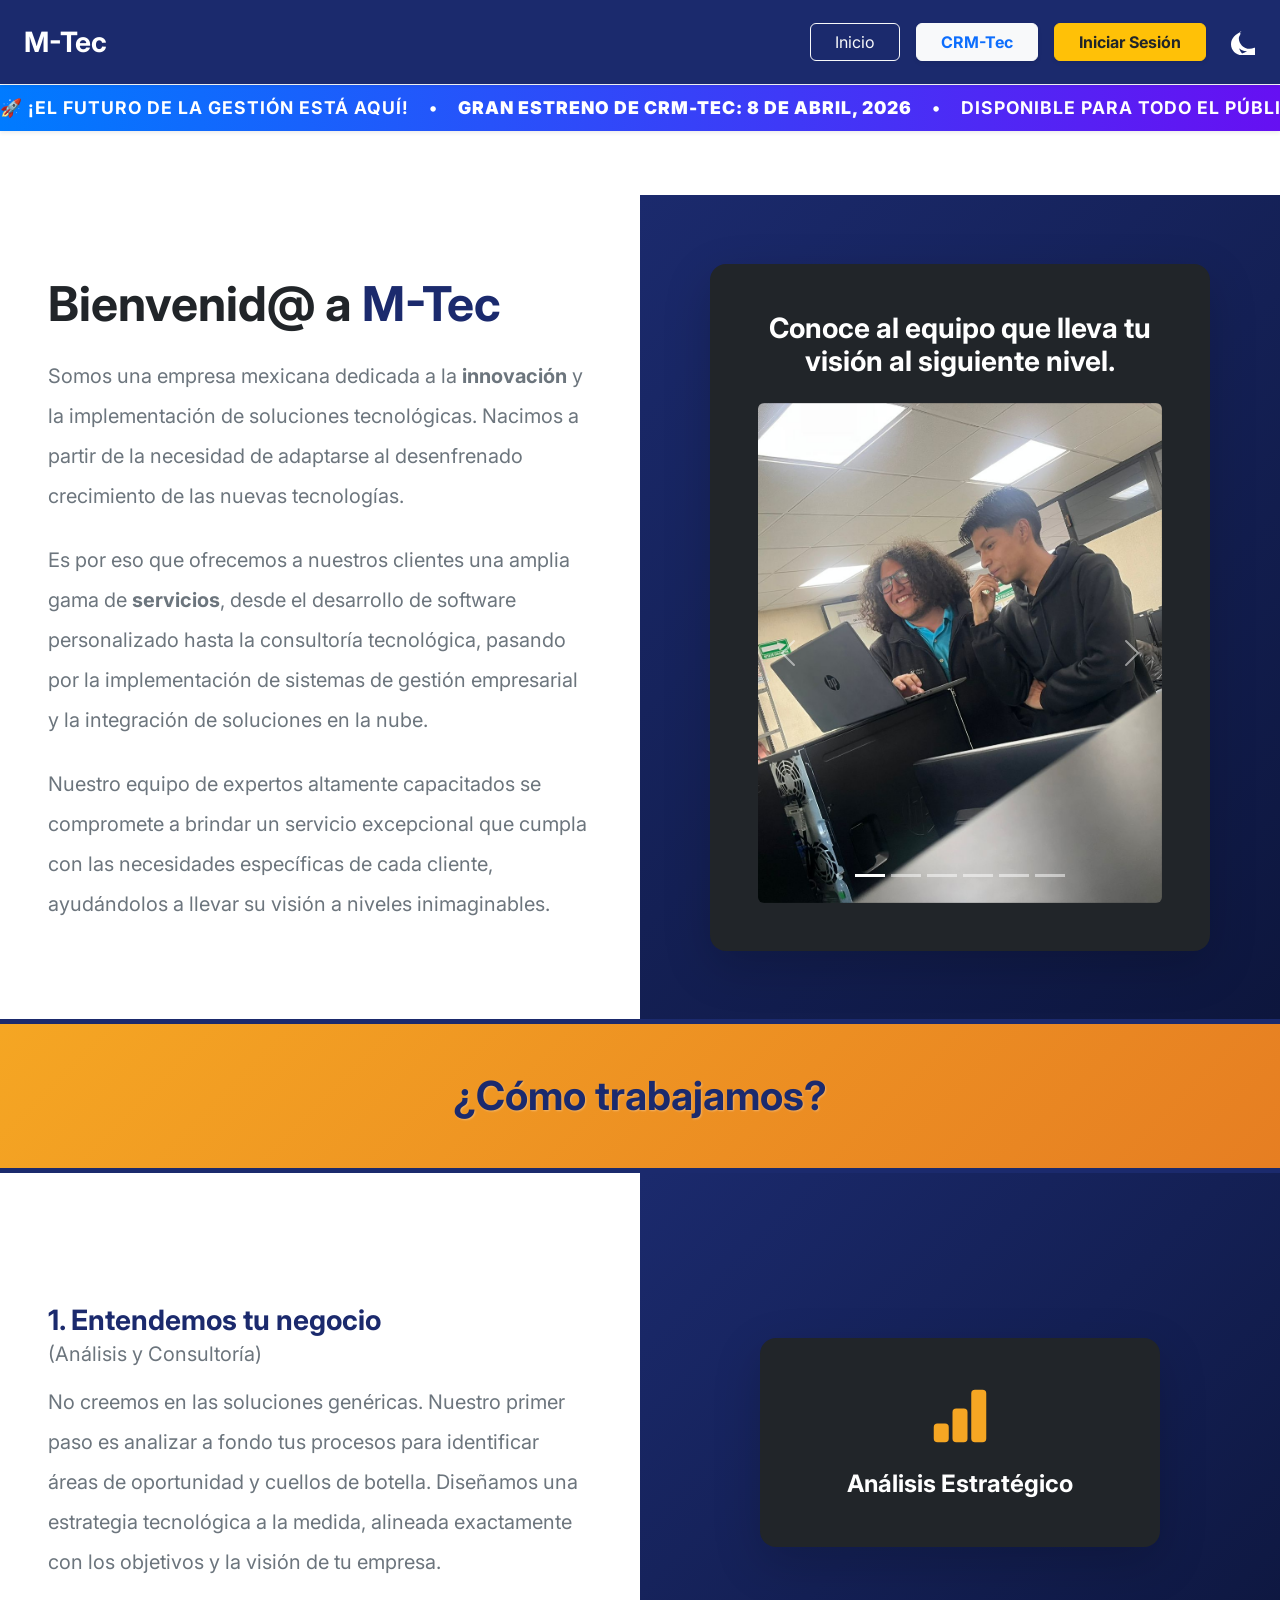
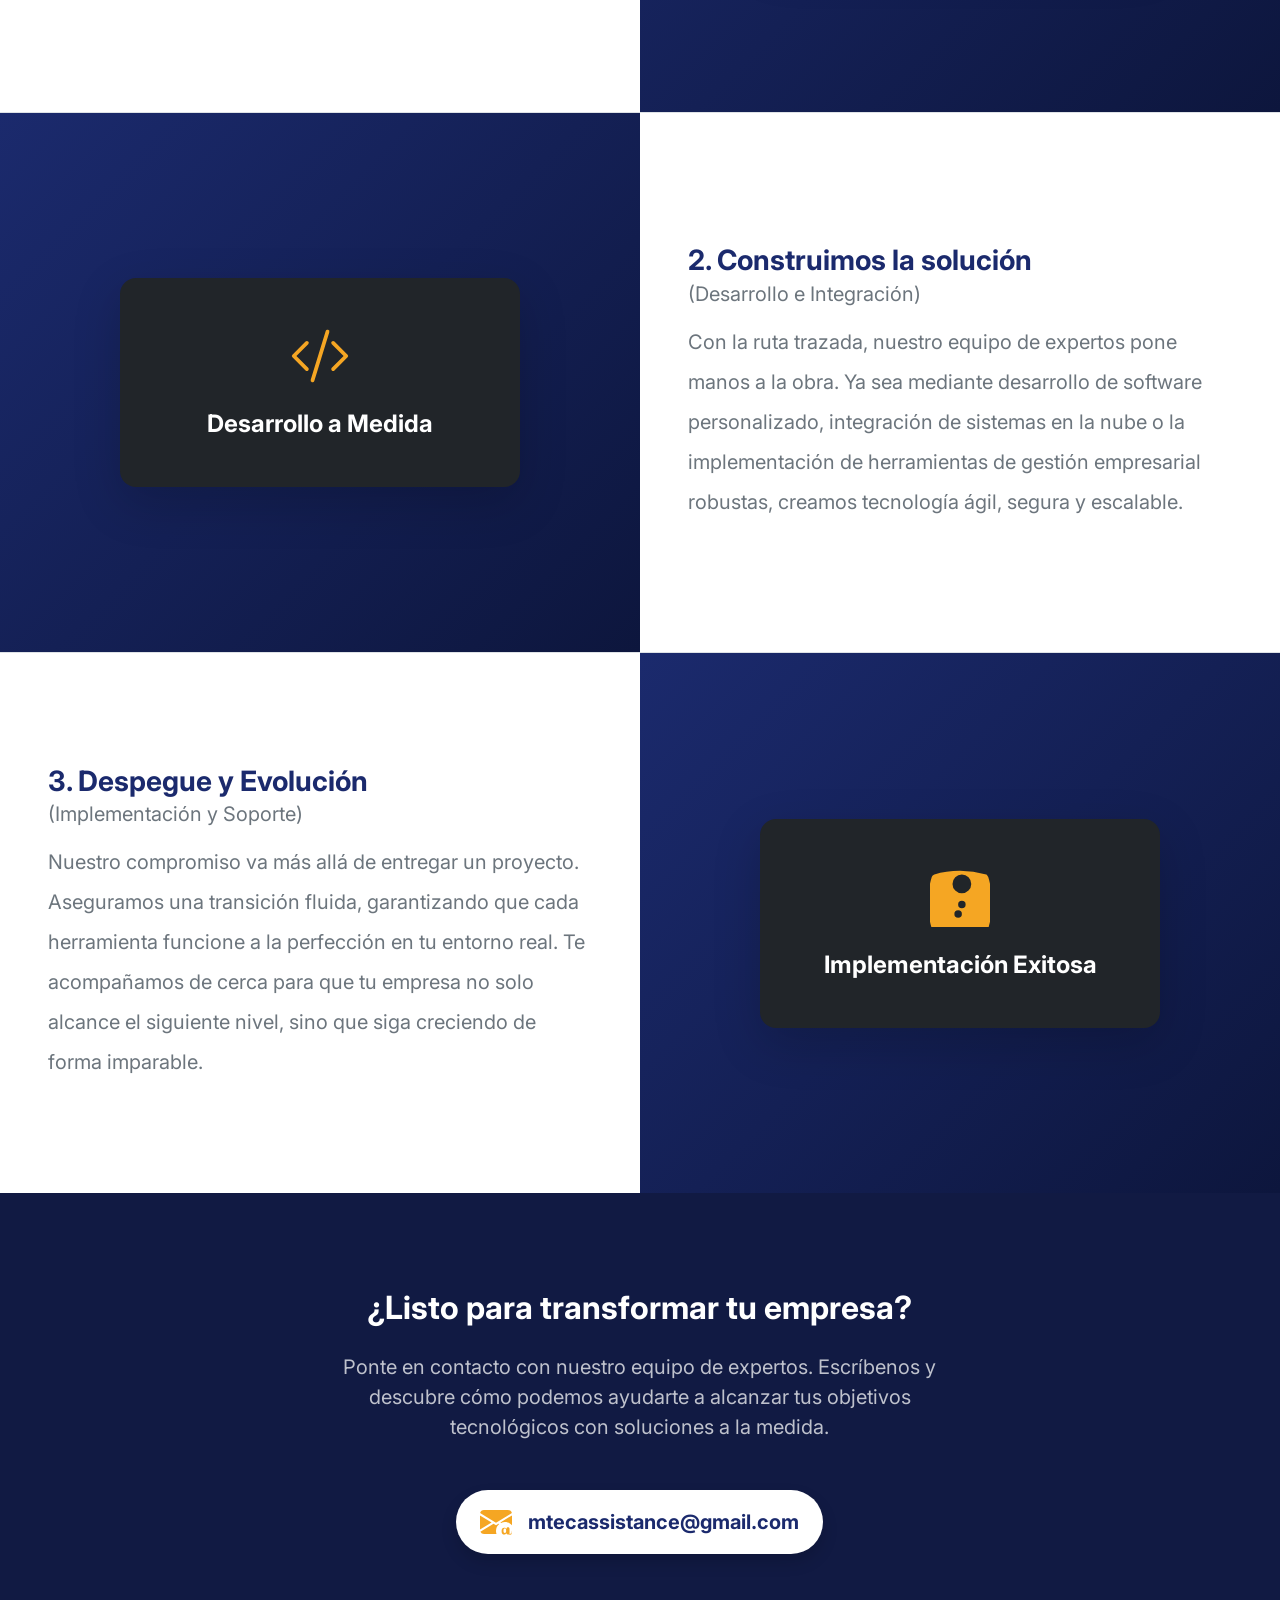
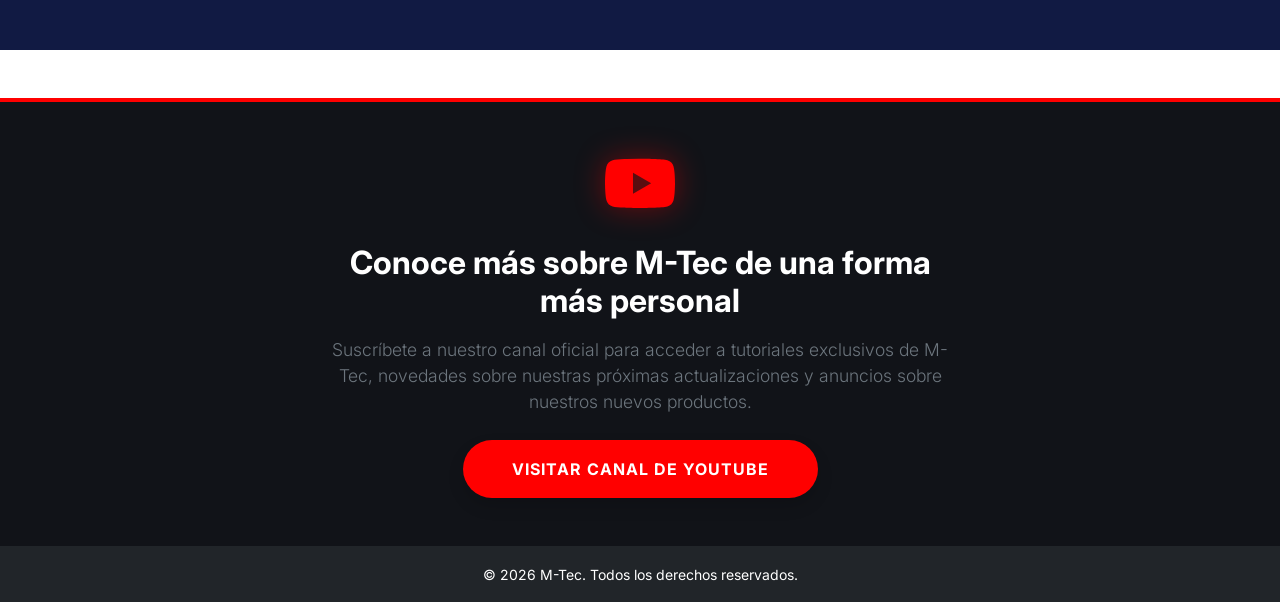
<file: index.html>
<!DOCTYPE html>
<html lang="es" data-bs-theme="light">

<head>
  <meta charset="UTF-8">
  <meta name="viewport" content="width=device-width, initial-scale=1.0">
  <link rel="icon" href="assets/img/M-TecLogo.jpeg" type="image/x-icon">
  <link href="https://cdn.jsdelivr.net/npm/bootstrap@5.3.2/dist/css/bootstrap.min.css" rel="stylesheet">
  <link rel="stylesheet" href="assets/css/index.css">
  <title>Bienvenid@ a M-Tec</title>
</head>

<body>
 <nav class="navbar navbar-expand-lg navbar-dark barra-navegacion shadow-sm fixed-top">
    <div class="container-fluid px-4">
      <a class="navbar-brand fw-bold fs-3" href="#">M-Tec</a>
      
      <button class="navbar-toggler border-0 shadow-none" type="button" data-bs-toggle="collapse" data-bs-target="#menuNavegacion" aria-controls="menuNavegacion" aria-expanded="false" aria-label="Alternar navegación">
        <span class="navbar-toggler-icon"></span>
      </button>

      <div class="collapse navbar-collapse justify-content-end mt-3 mt-lg-0" id="menuNavegacion">
        <div class="d-flex gap-3 align-items-center flex-column flex-lg-row">
          <a href="index.html" class="btn btn-outline-light px-4 text-center">Inicio</a>
          <a href="crm.html" class="btn btn-light fw-bold text-primary shadow-sm px-4 text-center">CRM-Tec</a>
          
          <div id="authContainer" class="d-flex justify-content-center">
            <a href="login.html" class="btn btn-warning fw-bold text-dark text-center shadow-sm px-4" style="min-width: 140px;">Iniciar Sesión</a>
          </div>
          
          <button class="btn btn-link text-white p-0 ms-lg-2 mt-2 mt-lg-0" id="bd-theme-toggle" type="button" aria-expanded="false" aria-label="Cambiar tema">
            <svg class="bi theme-icon-active icono-luna" width="24" height="24" fill="currentColor" viewBox="0 0 16 16">
              <path d="M6 .278a.768.768 0 0 1 .08.858 7.208 7.208 0 0 0-.878 3.46c0 4.021 3.278 7.277 7.218 7.277a7.15 7.15 0 0 0 3.06-.683.768.768 0 0 1 .888.162 7.12 7.12 0 0 1 1.574 3.03.768.768 0 0 1-.81 1.002A11.305 11.305 0 0 1 7.23 16C3.237 16 0 12.763 0 8.77 0 4.91 3.105 1.766 7.02.484a.768.768 0 0 1 .18-.016zm.41 1.48A9.33 9.33 0 0 0 5 8.77c0 2.398.9 4.587 2.37 6.242A10.317 10.317 0 0 0 10.7 13.5a8.216 8.216 0 0 1-3.665-.877c-2.112-1.225-3.56-3.47-3.56-5.853 0-2.26.835-4.33 2.212-5.91zm0 0z"/>
            </svg>
            <svg class="bi d-none theme-icon-active icono-sol" width="24" height="24" fill="#F5A623" viewBox="0 0 16 16">
              <path d="M8 11a3 3 0 1 1 0-6 3 3 0 0 1 0 6zm0 1a4 4 0 1 0 0-8 4 4 0 0 0 0 8zM8 0a.5.5 0 0 1 .5.5v2a.5.5 0 0 1-1 0v-2A.5.5 0 0 1 8 0zm0 13a.5.5 0 0 1 .5.5v2a.5.5 0 0 1-1 0v-2a.5.5 0 0 1 .5-.5zM11.778 3.32a.5.5 0 0 1 .707 0l1.414 1.414a.5.5 0 0 1-.707.707L11.778 3.32zm-7.356 8.56a.5.5 0 0 1 .707 0l1.414 1.414a.5.5 0 0 1-.707.707l-1.414-1.414a.5.5 0 0 1 0-.707zm5.558 0a.5.5 0 0 1 .707 0l1.414 1.414a.5.5 0 0 1-.707.707L9.98 11.88zm-7.356-8.56a.5.5 0 0 1 .707 0l1.414 1.414a.5.5 0 0 1-.707.707L2.624 3.32zm13.376 4.68a.5.5 0 0 1 .5.5v1a.5.5 0 0 1-1 0v-1a.5.5 0 0 1 .5-.5zm-15 0a.5.5 0 0 1 .5.5v1a.5.5 0 0 1-1 0v-1a.5.5 0 0 1 .5-.5z"/>
            </svg>
          </button>
        </div>
      </div>
    </div>
  </nav>

  <div class="anuncio-estreno shadow-sm">
  <div class="marquee-text">
    🚀 ¡EL FUTURO DE LA GESTIÓN ESTÁ AQUÍ! &nbsp;&nbsp; • &nbsp;&nbsp; 
    <b>GRAN ESTRENO DE CRM-Tec: 8 DE ABRIL, 2026</b> &nbsp;&nbsp; • &nbsp;&nbsp; 
    DISPONIBLE PARA TODO EL PÚBLICO &nbsp;&nbsp; • &nbsp;&nbsp; 
    ¡PREPÁRATE PARA TRANSFORMAR TU NEGOCIO CON M-Tec! &nbsp;&nbsp; • &nbsp;&nbsp;
    ¡ÚNICAMENTE EN LAS EXPO INTEGRADORAS DEL EDIFICIO C 🖥️! &nbsp;&nbsp; • &nbsp;&nbsp;
    🚀 ¡EL FUTURO DE LA GESTIÓN ESTÁ AQUÍ!
  </div>
</div>

  <main class="container-fluid p-0 pt-5 mt-3">
    
    <div class="row g-0 contenedor1">
      <div class="col-12 col-md-6 d-flex justify-content-center align-items-start flex-column p-4 p-md-5 bg-body">
        <h1 class="display-5 fw-bold mb-4 text-center text-md-start w-100">Bienvenid@ a <span class="texto-destacado">M-Tec</span></h1>
        
        <p class="fs-5 text-secondary lh-lg mb-4 text-center text-md-start">
          Somos una empresa mexicana dedicada a la <strong>innovación</strong> y la implementación de soluciones tecnológicas. Nacimos a partir de la necesidad de adaptarse al desenfrenado crecimiento de las nuevas tecnologías.
        </p>
        <p class="fs-5 text-secondary lh-lg mb-4 text-center text-md-start">
          Es por eso que ofrecemos a nuestros clientes una amplia gama de <strong>servicios</strong>, desde el desarrollo de software personalizado hasta la consultoría tecnológica, pasando por la implementación de sistemas de gestión empresarial y la integración de soluciones en la nube. 
        </p>
        <p class="fs-5 text-secondary lh-lg text-center text-md-start">
          Nuestro equipo de expertos altamente capacitados se compromete a brindar un servicio excepcional que cumpla con las necesidades específicas de cada cliente, ayudándolos a llevar su visión a niveles inimaginables.
        </p>
      </div>

      <div class="col-12 col-md-6 divIzq d-flex justify-content-center align-items-center p-4 p-md-5">
        <div class="card bg-dark text-white border-0 shadow-lg" style="border-radius: 1rem; max-width: 500px; width: 100%;">
 <div class="card-body text-center p-4 p-md-5">
    <h2 class="card-title fw-bold mb-4 fs-3 fs-md-2">Conoce al equipo que lleva tu visión al siguiente nivel.</h2>
    
    <div id="carruselMTeam" class="carousel slide carousel-fade rounded overflow-hidden" data-bs-ride="carousel" data-bs-pause="false">
      
      <div class="carousel-indicators">
        <button type="button" data-bs-target="#carruselMTeam" data-bs-slide-to="0" class="active" aria-current="true" aria-label="Slide 1"></button>
        <button type="button" data-bs-target="#carruselMTeam" data-bs-slide-to="1" aria-label="Slide 2"></button>
        <button type="button" data-bs-target="#carruselMTeam" data-bs-slide-to="2" aria-label="Slide 3"></button>
        <button type="button" data-bs-target="#carruselMTeam" data-bs-slide-to="3" aria-label="Slide 4"></button>
        <button type="button" data-bs-target="#carruselMTeam" data-bs-slide-to="4" aria-label="Slide 5"></button>
        <button type="button" data-bs-target="#carruselMTeam" data-bs-slide-to="5" aria-label="Slide 6"></button>
      </div>

      <div class="carousel-inner">
        <div class="carousel-item active" data-bs-interval="3000">
          <img src="assets/img/M-Team.jpeg" class="d-block w-100" alt="Equipo M-Tec">
        </div>
        <div class="carousel-item" data-bs-interval="3000">
          <img src="assets/img/ing_GCA.jpeg" class="d-block w-100" alt="Trabajando en el proyecto">
        </div>
        <div class="carousel-item" data-bs-interval="3000">
          <img src="assets/img/ing_MDE.jpeg" class="d-block w-100" alt="Desarrollo de CRM-Tec">
        </div>
         <div class="carousel-item" data-bs-interval="3000">
          <img src="assets/img/ing_RRI.jpeg" class="d-block w-100" alt="Desarrollo de CRM-Tec">
        </div>
         <div class="carousel-item" data-bs-interval="3000">
          <img src="assets/img/ing_SAQ.jpeg" class="d-block w-100" alt="Desarrollo de CRM-Tec">
        </div>
         <div class="carousel-item" data-bs-interval="3000">
          <img src="assets/img/ing_VHI.jpeg" class="d-block w-100" alt="Desarrollo de CRM-Tec">
        </div>
      </div>

      <button class="carousel-control-prev" type="button" data-bs-target="#carruselMTeam" data-bs-slide="prev">
        <span class="carousel-control-prev-icon" aria-hidden="true"></span>
        <span class="visually-hidden">Anterior</span>
      </button>
      <button class="carousel-control-next" type="button" data-bs-target="#carruselMTeam" data-bs-slide="next">
        <span class="carousel-control-next-icon" aria-hidden="true"></span>
        <span class="visually-hidden">Siguiente</span>
      </button>

    </div>
</div>
</div>
      </div>
    </div>

    <div class="row g-0 justify-content-center align-items-center separador-titulo shadow-sm">
      <div class="col-12 text-center py-4 py-md-5 px-3">
        <h2 class="display-6 fw-bold text-body mb-0">¿Cómo trabajamos?</h2>
      </div>
    </div>

    <div class="row g-0 contenedor-paso border-bottom">
      <div class="col-12 col-md-6 d-flex justify-content-center align-items-center align-items-md-start flex-column p-4 p-md-5 bg-body text-center text-md-start">
        <h3 class="fw-bold mb-3 texto-destacado">
          1. Entendemos tu negocio 
          <span class="d-block text-secondary fs-5 fw-normal mt-1">(Análisis y Consultoría)</span>
        </h3>
        <p class="fs-5 text-secondary lh-lg mb-0">
          No creemos en las soluciones genéricas. Nuestro primer paso es analizar a fondo tus procesos para identificar áreas de oportunidad y cuellos de botella. Diseñamos una estrategia tecnológica a la medida, alineada exactamente con los objetivos y la visión de tu empresa.
        </p>
      </div>
      <div class="col-12 col-md-6 divIzq d-flex justify-content-center align-items-center p-4 p-md-5">
        <div class="card bg-dark text-white border-0 shadow-lg" style="border-radius: 1rem; max-width: 400px; width: 100%;">
          <div class="card-body text-center p-4 p-md-5">
            <div class="mb-4">
              <svg xmlns="http://www.w3.org/2000/svg" width="60" height="60" class="icono-paso" fill="#F5A623" viewBox="0 0 16 16">
                <path d="M1 11a1 1 0 0 1 1-1h2a1 1 0 0 1 1 1v3a1 1 0 0 1-1 1H2a1 1 0 0 1-1-1v-3zm5-4a1 1 0 0 1 1-1h2a1 1 0 0 1 1 1v7a1 1 0 0 1-1 1H7a1 1 0 0 1-1-1V7zm5-5a1 1 0 0 1 1-1h2a1 1 0 0 1 1 1v12a1 1 0 0 1-1 1h-2a1 1 0 0 1-1-1V2z"/>
              </svg>
            </div>
            <h4 class="card-title fw-bold mb-0">Análisis Estratégico</h4>
          </div>
        </div>
      </div>
    </div>

    <div class="row g-0 contenedor-paso border-bottom flex-column-reverse flex-md-row">
      <div class="col-12 col-md-6 divIzq d-flex justify-content-center align-items-center p-4 p-md-5">
        <div class="card bg-dark text-white border-0 shadow-lg" style="border-radius: 1rem; max-width: 400px; width: 100%;">
          <div class="card-body text-center p-4 p-md-5">
            <div class="mb-4">
              <svg xmlns="http://www.w3.org/2000/svg" width="60" height="60" class="icono-paso" fill="#F5A623" viewBox="0 0 16 16">
                <path d="M10.478 1.647a.5.5 0 1 0-.956-.294l-4 13a.5.5 0 0 0 .956.294l4-13zM4.854 4.146a.5.5 0 0 1 0 .708L1.707 8l3.147 3.146a.5.5 0 0 1-.708.708l-3.5-3.5a.5.5 0 0 1 0-.708l3.5-3.5a.5.5 0 0 1 .708 0zm6.292 0a.5.5 0 0 0 0 .708L14.293 8l-3.147 3.146a.5.5 0 0 0 .708.708l3.5-3.5a.5.5 0 0 0 0-.708l-3.5-3.5a.5.5 0 0 0-.708 0z"/>
              </svg>
            </div>
            <h4 class="card-title fw-bold mb-0">Desarrollo a Medida</h4>
          </div>
        </div>
      </div>
      <div class="col-12 col-md-6 d-flex justify-content-center align-items-center align-items-md-start flex-column p-4 p-md-5 bg-body text-center text-md-start">
        <h3 class="fw-bold mb-3 texto-destacado">
          2. Construimos la solución
          <span class="d-block text-secondary fs-5 fw-normal mt-1">(Desarrollo e Integración)</span>
        </h3>
        <p class="fs-5 text-secondary lh-lg mb-0">
          Con la ruta trazada, nuestro equipo de expertos pone manos a la obra. Ya sea mediante desarrollo de software personalizado, integración de sistemas en la nube o la implementación de herramientas de gestión empresarial robustas, creamos tecnología ágil, segura y escalable.
        </p>
      </div>
    </div>

    <div class="row g-0 contenedor-paso">
      <div class="col-12 col-md-6 d-flex justify-content-center align-items-center align-items-md-start flex-column p-4 p-md-5 bg-body text-center text-md-start">
        <h3 class="fw-bold mb-3 texto-destacado">
          3. Despegue y Evolución
          <span class="d-block text-secondary fs-5 fw-normal mt-1">(Implementación y Soporte)</span>
        </h3>
        <p class="fs-5 text-secondary lh-lg mb-0">
          Nuestro compromiso va más allá de entregar un proyecto. Aseguramos una transición fluida, garantizando que cada herramienta funcione a la perfección en tu entorno real. Te acompañamos de cerca para que tu empresa no solo alcance el siguiente nivel, sino que siga creciendo de forma imparable.
        </p>
      </div>
      <div class="col-12 col-md-6 divIzq d-flex justify-content-center align-items-center p-4 p-md-5">
        <div class="card bg-dark text-white border-0 shadow-lg" style="border-radius: 1rem; max-width: 400px; width: 100%;">
          <div class="card-body text-center p-4 p-md-5">
            <div class="mb-4">
              <svg xmlns="http://www.w3.org/2000/svg" width="60" height="60" class="icono-paso" fill="#F5A623" viewBox="0 0 16 16">
                <path d="M15.228 2.228a.5.5 0 0 0-.228-.228A28.5 28.5 0 0 0 8.001 1c-2.454 0-4.77.34-6.84 1-.16.05-.31.14-.43.26-.12.12-.21.27-.26.43-.66 2.07-1 4.38-1 6.84 0 2.45.34 4.77 1 6.84.05.16.14.31.26.43.12.12.27.21.43.26 2.07.66 4.39 1 6.84 1 2.45 0 4.77-.34 6.84-1 .16-.05.31-.14.43-.26.12-.12.21-.27.26-.43.66-2.07 1-4.38 1-6.84 0-2.45-.34-4.77-1-6.84zM7.5 13.5a1 1 0 1 1 1-1 1 1 0 0 1-1 1zm2-3.5a1 1 0 1 1-2 0 1 1 0 0 1 2 0zm-1-3a2.5 2.5 0 1 1 0-5 2.5 2.5 0 0 1 0 5z"/>
              </svg>
            </div>
            <h4 class="card-title fw-bold mb-0">Implementación Exitosa</h4>
          </div>
        </div>
      </div>
    </div>

    <div class="row g-0 justify-content-center align-items-center py-5" style="background-color: #111a43;">
      <div class="col-12 col-md-8 text-center p-4 p-md-5">
        <h2 class="display-5 fw-bold text-white mb-4 fs-2 fs-md-1">¿Listo para transformar tu empresa?</h2>
        <p class="fs-5 text-light opacity-75 mb-5 px-md-5">
          Ponte en contacto con nuestro equipo de expertos. Escríbenos y descubre cómo podemos ayudarte a alcanzar tus objetivos tecnológicos con soluciones a la medida.
        </p>
        
        <a href="mailto:mtecassistance@gmail.com" class="d-inline-flex flex-column flex-sm-row align-items-center bg-white p-3 px-4 rounded-pill shadow text-decoration-none contact-hover">
          <svg xmlns="http://www.w3.org/2000/svg" width="32" height="32" fill="#F5A623" class="bi bi-envelope-at-fill mb-2 mb-sm-0 me-sm-3" viewBox="0 0 16 16">
            <path d="M2 2A2 2 0 0 0 .05 3.555L8 8.414l7.95-4.859A2 2 0 0 0 14 2H2Zm-2 9.8V4.698l5.803 3.546L0 11.801Zm6.761-2.97-6.57 4.026A2 2 0 0 0 2 14h6.256A4.493 4.493 0 0 1 8 12.5a4.49 4.49 0 0 1 1.606-3.446l-.367-.225L8 9.586l-1.239-.757ZM16 9.671V4.697l-5.803 3.546.338.208A4.482 4.482 0 0 1 12.5 8c1.414 0 2.675.652 3.5 1.671Z"/>
            <path d="M15.834 12.244c0 1.168-.577 2.025-1.587 2.025-.503 0-1.002-.228-1.12-.648h-.043c-.118.416-.543.643-1.015.643-.77 0-1.259-.544-1.259-1.434v-.529c0-.844.481-1.4 1.26-1.4.509 0 .97.234 1.089.639h.043v-.119c0-.496.353-.843.819-.843.435 0 .741.28.741.815v2.378c0 .356.24.577.533.577.26 0 .47-.145.47-.43v-.867h.1ZM13.06 12.064c0-.521-.25-.867-.654-.867-.403 0-.649.346-.649.867v.52c0 .52.246.867.65.867.404 0 .654-.346.654-.867v-.52Z"/>
          </svg>
          <span class="fs-5 fs-md-4 fw-bold text-wrap text-break" style="color: #1B2A6D; max-width: 100%;">mtecassistance@gmail.com</span>
        </a>
      </div>
    </div>

    <section class="py-5 mt-5" style="background-color: #111318; border-top: 4px solid #FF0000;">
    <div class="container text-center">
      <div class="row justify-content-center">
        <div class="col-lg-8 col-xl-7">
          
          <div class="mb-4">
            <svg xmlns="http://www.w3.org/2000/svg" width="70" height="70" fill="#FF0000" viewBox="0 0 16 16" style="filter: drop-shadow(0 0 15px rgba(255,0,0,0.4));">
              <path d="M8.051 1.999h.089c.822.003 4.987.033 6.11.335a2.01 2.01 0 0 1 1.415 1.42c.101.38.172.883.22 1.402l.01.104.022.26.008.104c.065.914.073 1.77.074 1.957v.075c-.001.194-.01 1.05-.074 1.957l-.008.103-.022.26-.01.104c-.048.519-.119 1.023-.22 1.402a2.01 2.01 0 0 1-1.415 1.42c-1.16.312-5.569.334-6.18.335h-.142c-.309 0-1.587-.006-2.927-.052l-.17-.006-.087-.004-.171-.007-.171-.007c-1.11-.049-2.167-.128-2.654-.26a2.01 2.01 0 0 1-1.415-1.419c-.111-.417-.185-.986-.235-1.558L.09 9.82l-.008-.104A31.4 31.4 0 0 1 0 7.68v-.123c.002-.215.01-.958.064-1.778l.007-.103.003-.052.008-.104.022-.26.01-.104c.048-.519.119-1.023.22-1.402a2.01 2.01 0 0 1 1.415-1.42c.487-.13 1.544-.21 2.654-.26l.17-.007.172-.006.086-.003.171-.007A99.788 99.788 0 0 1 7.858 2h.193zM6.4 5.209v4.818l4.157-2.408L6.4 5.209z"/>
            </svg>
          </div>

          <h2 class="fw-bold text-white mb-3">Conoce más sobre M-Tec de una forma más personal</h2>
          <p class="lead text-secondary mb-4" style="font-size: 1.1rem;">
            Suscríbete a nuestro canal oficial para acceder a tutoriales exclusivos de M-Tec, novedades sobre nuestras próximas actualizaciones y anuncios sobre nuestros nuevos productos.
          </p>

          <a href="https://www.youtube.com/channel/UC510bIYkTGe8MbDc76Wtjvw" target="_blank" rel="noopener noreferrer" class="btn btn-youtube fw-bold px-5 py-3 rounded-pill text-uppercase shadow">
            Visitar Canal de YouTube
          </a>

        </div>
      </div>
    </div>
  </section>

    <footer class="bg-dark text-white text-center py-3">
      <small>&copy; 2026 M-Tec. Todos los derechos reservados.</small>
    </footer>

  </main>

  <script src="https://cdn.jsdelivr.net/npm/bootstrap@5.3.2/dist/js/bootstrap.bundle.min.js"></script>
  <script src="assets/js/theme.js"></script>

  <script>
    document.addEventListener("DOMContentLoaded", () => {
      const authContainer = document.getElementById('authContainer');
      const usuarioGuardado = localStorage.getItem('usuarioMNet');

      // Si hay un usuario guardado en la memoria del navegador
      if (usuarioGuardado) {
        const usuario = JSON.parse(usuarioGuardado);
        
        // Intentamos usar su nombre, o si no, la primera parte de su correo
        const nombreMostrar = usuario.nombre || usuario.correo.split('@')[0];

        // Cambiamos el botón por un menú desplegable de usuario
        authContainer.innerHTML = `
          <div class="dropdown w-100 text-center">
            <button class="btn btn-success dropdown-toggle fw-bold w-100 shadow-sm" type="button" data-bs-toggle="dropdown" aria-expanded="false" style="min-width: 140px;">
               Bienvenid@, ${nombreMostrar}
            </button>
            <ul class="dropdown-menu dropdown-menu-end w-100 text-center shadow">
              <li><h6 class="dropdown-header">Mi Cuenta M-Net</h6></li>
              <li><a class="dropdown-item" href="panel.html">Ir al Panel</a></li>
              <li><hr class="dropdown-divider"></li>
              <li><a class="dropdown-item text-danger fw-bold" href="#" id="btnLogout">Cerrar Sesión</a></li>
            </ul>
          </div>
        `;

        // Lógica para el botón de "Cerrar Sesión"
        document.getElementById('btnLogout').addEventListener('click', (e) => {
          e.preventDefault();
          localStorage.removeItem('usuarioMNet'); // Borramos la memoria
          window.location.reload(); // Recargamos la página
        });
      }
    });
  </script>
</body>

</html>
</file>
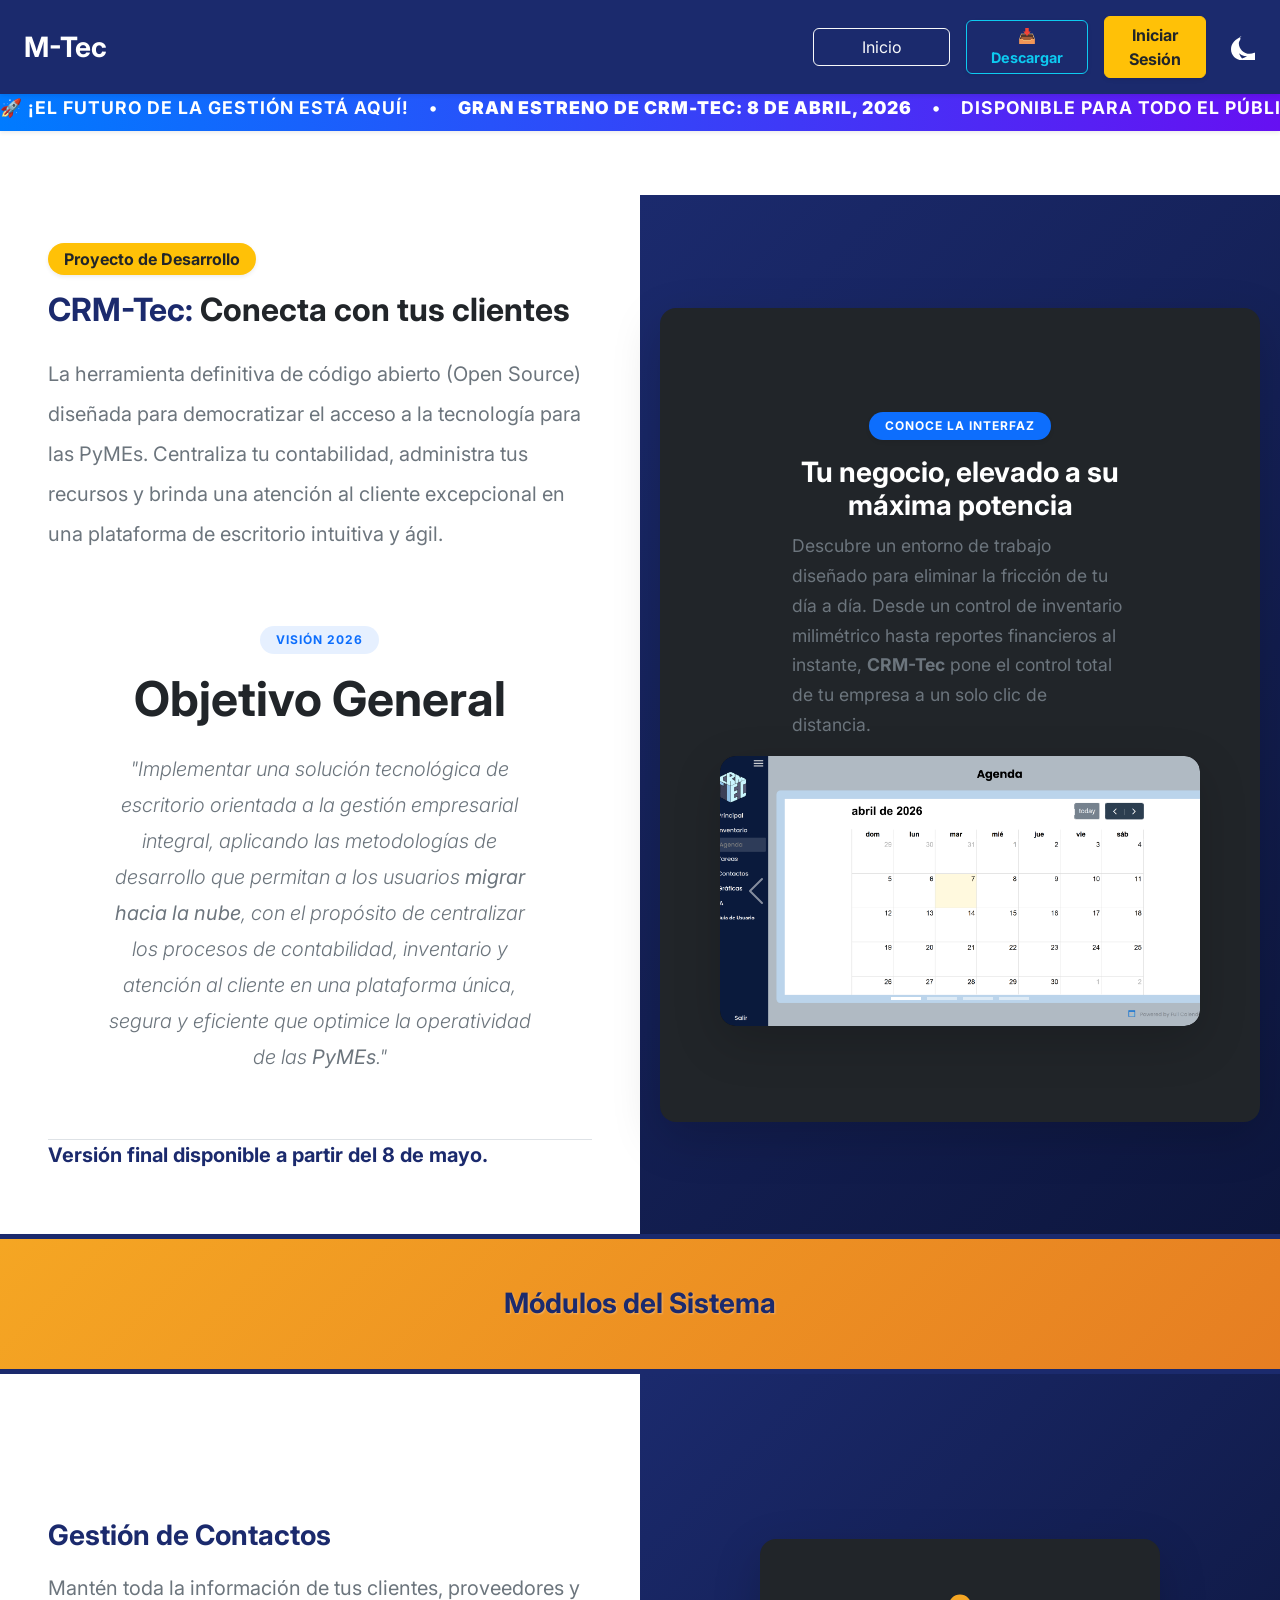
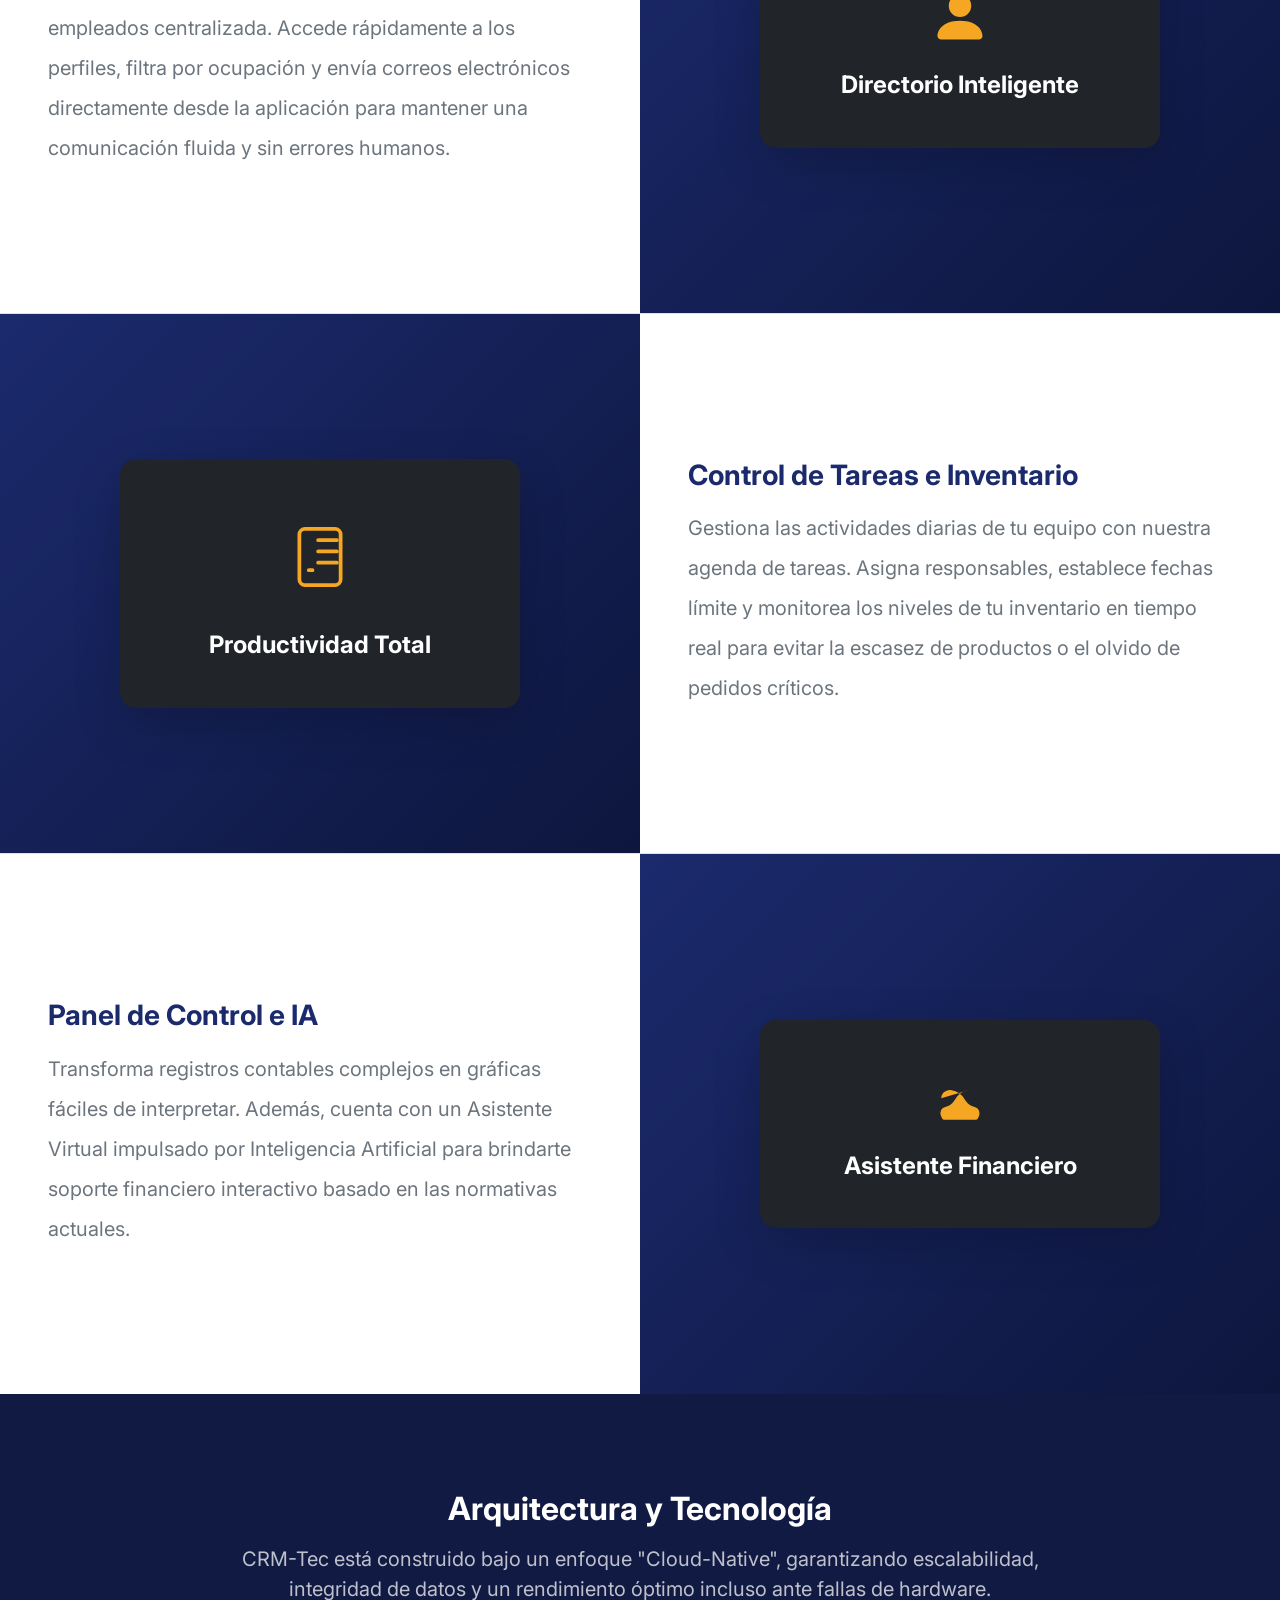
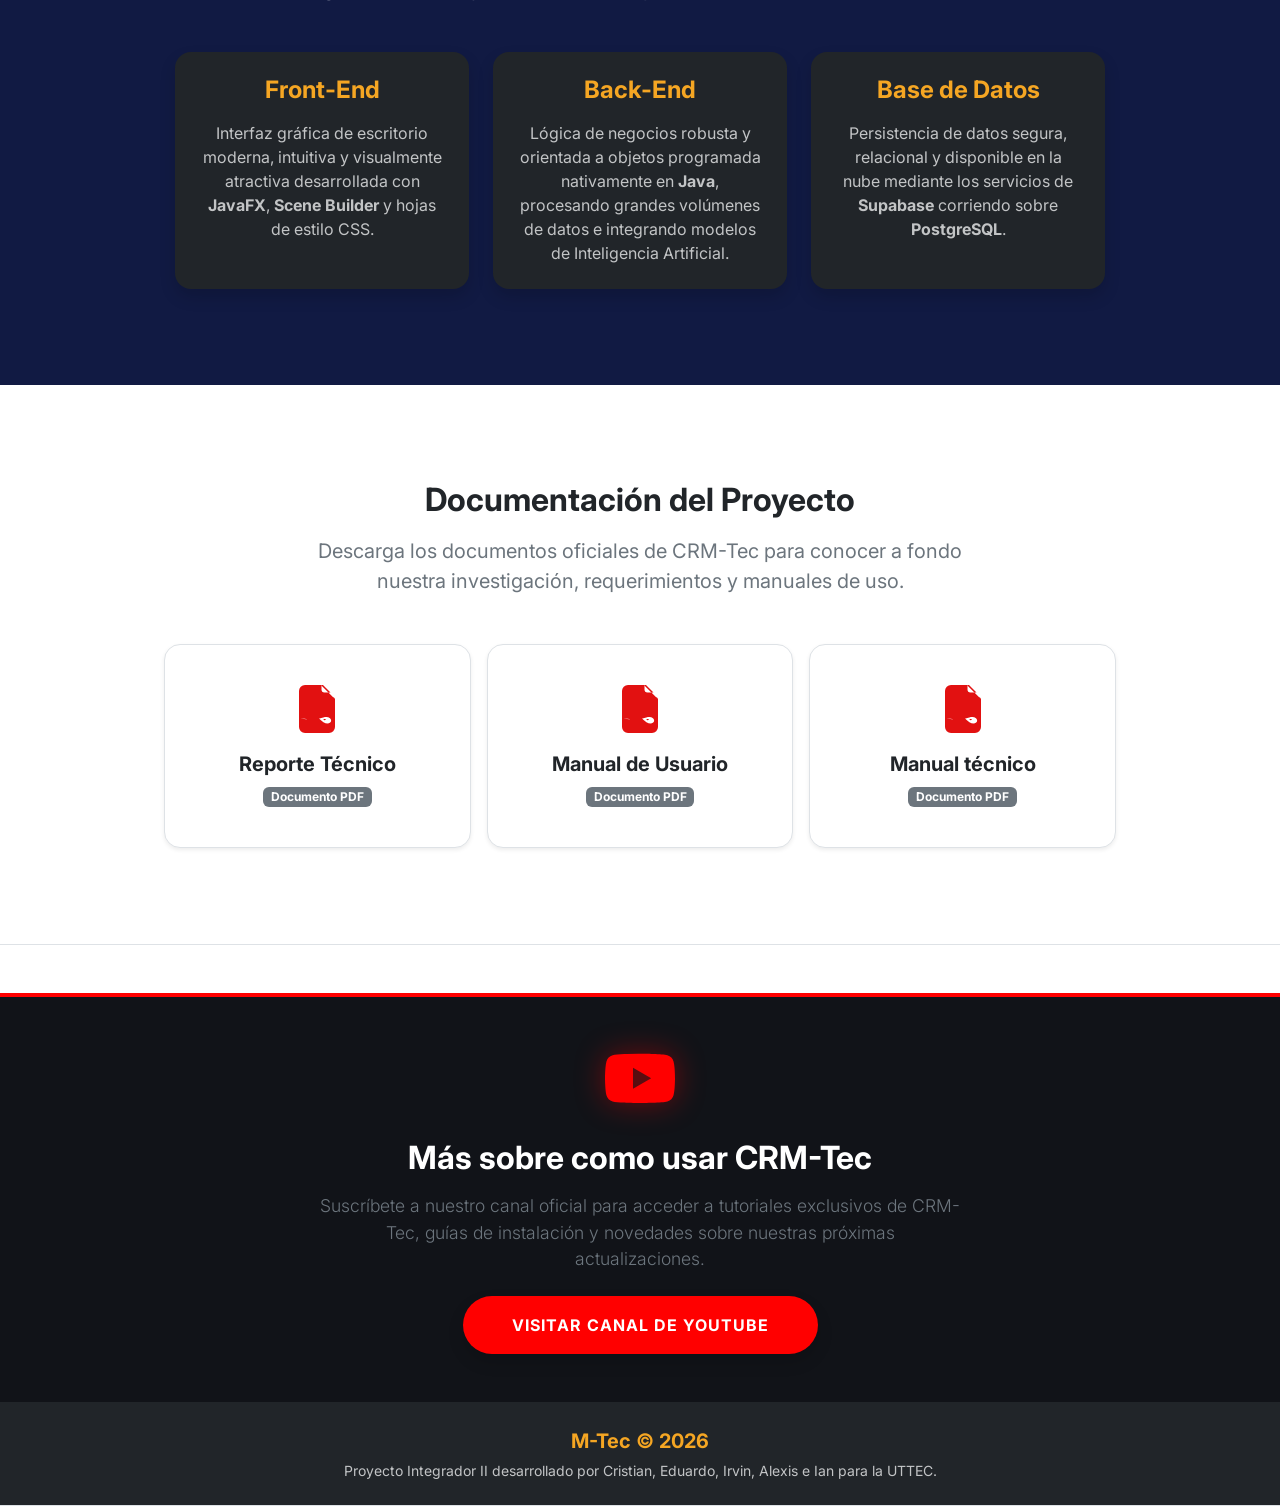
<file: crm.html>
<!DOCTYPE html>
<html lang="es" data-bs-theme="light">

<head>
  <meta charset="UTF-8">
  <meta name="viewport" content="width=device-width, initial-scale=1.0">
  <link href="https://cdn.jsdelivr.net/npm/bootstrap@5.3.2/dist/css/bootstrap.min.css" rel="stylesheet">
  <link rel="stylesheet" href="assets/css/index.css">
  <link rel="icon" href="assets/img/M-TecLogo.jpeg" type="image/x-icon">
  
  <title>CRM-Tec | Gestión Inteligente</title>
</head>

<body>
  <nav class="navbar navbar-expand-lg navbar-dark barra-navegacion shadow-sm fixed-top">
    <div class="container-fluid px-4">
      <a class="navbar-brand fw-bold fs-3" href="index.html">M-Tec</a>

      <button class="navbar-toggler border-0 shadow-none" type="button" data-bs-toggle="collapse"
        data-bs-target="#menuNavegacion" aria-controls="menuNavegacion" aria-expanded="false"
        aria-label="Alternar navegación">
        <span class="navbar-toggler-icon"></span>
      </button>

      <div class="collapse navbar-collapse justify-content-end mt-3 mt-lg-0" id="menuNavegacion">
        <div class="d-flex gap-3 align-items-center flex-column flex-lg-row">
          <a href="index.html" class="btn btn-outline-light w-100 text-center">Inicio</a>
          <a href="descargas.html" class="btn btn-outline-info fw-bold px-4 py-1 shadow-sm" style="font-size: 0.9rem;"> 📥 Descargar
          </a>

           
          <div id="authContainer" class="d-flex justify-content-center">
            <a href="login.html" class="btn btn-warning fw-bold text-dark text-center shadow-sm px-4" style="min-width: 140px;">Iniciar Sesión</a>
          </div>
          <button class="btn btn-link text-white p-0 ms-lg-2 mt-2 mt-lg-0" id="bd-theme-toggle" type="button"
            aria-expanded="false" aria-label="Cambiar tema">
            <svg class="bi theme-icon-active icono-luna" width="24" height="24" fill="currentColor" viewBox="0 0 16 16">
              <path
                d="M6 .278a.768.768 0 0 1 .08.858 7.208 7.208 0 0 0-.878 3.46c0 4.021 3.278 7.277 7.218 7.277a7.15 7.15 0 0 0 3.06-.683.768.768 0 0 1 .888.162 7.12 7.12 0 0 1 1.574 3.03.768.768 0 0 1-.81 1.002A11.305 11.305 0 0 1 7.23 16C3.237 16 0 12.763 0 8.77 0 4.91 3.105 1.766 7.02.484a.768.768 0 0 1 .18-.016zm.41 1.48A9.33 9.33 0 0 0 5 8.77c0 2.398.9 4.587 2.37 6.242A10.317 10.317 0 0 0 10.7 13.5a8.216 8.216 0 0 1-3.665-.877c-2.112-1.225-3.56-3.47-3.56-5.853 0-2.26.835-4.33 2.212-5.91zm0 0z" />
            </svg>
            <svg class="bi d-none theme-icon-active icono-sol" width="24" height="24" fill="#F5A623"
              viewBox="0 0 16 16">
              <path
                d="M8 11a3 3 0 1 1 0-6 3 3 0 0 1 0 6zm0 1a4 4 0 1 0 0-8 4 4 0 0 0 0 8zM8 0a.5.5 0 0 1 .5.5v2a.5.5 0 0 1-1 0v-2A.5.5 0 0 1 8 0zm0 13a.5.5 0 0 1 .5.5v2a.5.5 0 0 1-1 0v-2a.5.5 0 0 1 .5-.5zM11.778 3.32a.5.5 0 0 1 .707 0l1.414 1.414a.5.5 0 0 1-.707.707L11.778 3.32zm-7.356 8.56a.5.5 0 0 1 .707 0l1.414 1.414a.5.5 0 0 1-.707.707l-1.414-1.414a.5.5 0 0 1 0-.707zm5.558 0a.5.5 0 0 1 .707 0l1.414 1.414a.5.5 0 0 1-.707.707L9.98 11.88zm-7.356-8.56a.5.5 0 0 1 .707 0l1.414 1.414a.5.5 0 0 1-.707.707L2.624 3.32zm13.376 4.68a.5.5 0 0 1 .5.5v1a.5.5 0 0 1-1 0v-1a.5.5 0 0 1 .5-.5zm-15 0a.5.5 0 0 1 .5.5v1a.5.5 0 0 1-1 0v-1a.5.5 0 0 1 .5-.5z" />
            </svg>
          </button>
        </div>
      </div>
    </div>
  </nav>

  <div class="anuncio-estreno shadow-sm">
    <div class="marquee-text">
      🚀 ¡EL FUTURO DE LA GESTIÓN ESTÁ AQUÍ! &nbsp;&nbsp; • &nbsp;&nbsp;
      <b>GRAN ESTRENO DE CRM-Tec: 8 DE ABRIL, 2026</b> &nbsp;&nbsp; • &nbsp;&nbsp;
      DISPONIBLE PARA TODO EL PÚBLICO &nbsp;&nbsp; • &nbsp;&nbsp;
      ¡PREPÁRATE PARA TRANSFORMAR TU NEGOCIO CON M-Tec! &nbsp;&nbsp; • &nbsp;&nbsp;
      ¡ÚNICAMENTE EN LAS EXPO INTEGRADORAS DEL EDIFICIO C 🖥️! &nbsp;&nbsp; • &nbsp;&nbsp;
      🚀 ¡EL FUTURO DE LA GESTIÓN ESTÁ AQUÍ!
    </div>
  </div>

  <main class="container-fluid p-0 pt-5 mt-3">

    <div class="row g-0 contenedor1 border-bottom">
      <div
        class="col-12 col-md-6 d-flex justify-content-center align-items-center align-items-md-start flex-column p-4 p-md-5 bg-body text-center text-md-start">
        <span class="badge bg-warning text-dark mb-3 px-3 py-2 fs-6 rounded-pill shadow-sm">Proyecto de
          Desarrollo</span>
        <h1 class="display-4 fw-bold mb-4 w-100 fs-2 fs-md-1"><span class="texto-destacado">CRM-Tec:</span> Conecta con
          tus clientes</h1>
  
        <p class="fs-5 text-secondary lh-lg mb-4">
          La herramienta definitiva de código abierto (Open Source) diseñada para democratizar el acceso a la tecnología
          para las PyMEs. Centraliza tu contabilidad, administra tus recursos y brinda una atención al cliente
          excepcional en una plataforma de escritorio intuitiva y ágil.
        </p>
        <section class="py-5 border-bottom">
    <div class="container">
      <div class="row justify-content-center">
        <div class="col-lg-10 text-center">
          <span class="badge rounded-pill bg-primary bg-opacity-10 text-primary mb-3 px-3 py-2 fw-bold text-uppercase" style="letter-spacing: 1px;">
            Visión 2026
          </span>
          <h2 class="display-5 fw-bold mb-4">Objetivo General</h2>
          <p class="lead text-secondary mx-auto" style="max-width: 850px; line-height: 1.8; font-style: italic;">
            "Implementar una solución tecnológica de escritorio orientada a la gestión empresarial integral, aplicando las metodologías de desarrollo que permitan a los usuarios <strong>migrar hacia la nube</strong>, con el propósito de centralizar los procesos de contabilidad, inventario y atención al cliente en una plataforma única, segura y eficiente que optimice la operatividad de las <strong>PyMEs</strong>."
          </p>
        </div>
      </div>
    </div>
  </section>
        <p class="fs-5 fw-bold w-100" style="color: #1B2A6D;">
          Versión final disponible a partir del 8 de mayo.
        </p>
      </div>

      <div class="col-12 col-md-6 divIzq d-flex justify-content-center align-items-center p-2 p-md-3">
        <div class="card bg-dark text-white border-0 shadow-lg w-100" style="border-radius: 1rem; max-width: 600px;">
          <section class="container-fluid px-4 px-lg-5 py-5">
    <div class="row justify-content-center">
      <div class="col-12 col-xxl-11">
        
        <section class="container-xl py-5">
       <section class="container-xl py-2">
    
    <div class="row justify-content-center mb-2">
      <div class="col-12 col-md-11 col-lg-9">
        
        <div class="text-center">
          <span class="badge rounded-pill text-bg-primary mb-3 px-3 py-2 fw-bold text-uppercase shadow-sm" style="letter-spacing: 1px; font-size: 0.75rem;">
            Conoce la Interfaz
          </span>
          <h2 class="fw-bold mb-2 fs-3">Tu negocio, elevado a su máxima potencia</h2>
        </div>

        <p class="text-secondary text-start mb-0" style="font-size: 1.1rem; line-height: 1.7;">
          Descubre un entorno de trabajo diseñado para eliminar la fricción de tu día a día. Desde un control de inventario milimétrico hasta reportes financieros al instante, <strong>CRM-Tec</strong> pone el control total de tu empresa a un solo clic de distancia.
        </p>

      </div>
    </div>

    <div class="row justify-content-center">
      <div class="col-12">
        <div id="carruselCRM" class="carousel slide carousel-fade shadow-lg rounded-4 overflow-hidden" data-bs-ride="carousel" data-bs-pause="false">
          </div>
      </div>
    </div>
    
  </section>

    <div class="row justify-content-center">
      <div class="col-12">
        
        <div id="carruselCRM" class="carousel slide carousel-fade shadow-lg rounded-4 overflow-hidden" data-bs-ride="carousel" data-bs-pause="false">
          <div class="carousel-indicators">
            <button type="button" data-bs-target="#carruselCRM" data-bs-slide-to="0" class="active" aria-current="true" aria-label="Slide 1"></button>
            <button type="button" data-bs-target="#carruselCRM" data-bs-slide-to="1" aria-label="Slide 2"></button>
            <button type="button" data-bs-target="#carruselCRM" data-bs-slide-to="2" aria-label="Slide 3"></button>
            <button type="button" data-bs-target="#carruselCRM" data-bs-slide-to="3" aria-label="Slide 4"></button>
          </div>

          <div class="carousel-inner">
            <div class="carousel-item active" data-bs-interval="3000">
              <img src="assets/img/AgendaM-Tec.png" class="d-block w-100 object-fit-cover" alt="Vista Principal de CRM-Tec">
            </div>
            
            <div class="carousel-item" data-bs-interval="3000">
              <img src="assets/img/balanceM-tec.jpeg" class="d-block w-100 object-fit-cover" alt="Asistente MAI">
            </div>
            
            <div class="carousel-item" data-bs-interval="3000">
              <img src="assets/img/GraficaM-tec.png" class="d-block w-100 object-fit-cover" alt="Reportes y Gráficas">
            </div>

            <div class="carousel-item" data-bs-interval="3000">
              <img src="assets/img/Principal.png" class="d-block w-100 object-fit-cover" alt="Gestión de Tareas">
            </div>
          </div>

          <button class="carousel-control-prev" type="button" data-bs-target="#carruselCRM" data-bs-slide="prev">
            <span class="carousel-control-prev-icon" aria-hidden="true"></span>
            <span class="visually-hidden">Anterior</span>
          </button>
          <button class="carousel-control-next" type="button" data-bs-target="#carruselCRM" data-bs-slide="next">
            <span class="carousel-control-next-icon" aria-hidden="true"></span>
            <span class="visually-hidden">Siguiente</span>
          </button>
        </div>

      </div>
    </div>
  </section>
      </div>
    </div>
  </section>
      </div>
    </div>

    <div class="row g-0 justify-content-center align-items-center separador-titulo shadow-sm">
      <div class="col-12 text-center py-4 py-md-5 px-3">
        <h2 class="display-6 fw-bold text-body mb-0 fs-3 fs-md-2">Módulos del Sistema</h2>
      </div>
    </div>

    <div class="row g-0 contenedor-paso border-bottom">
      <div
        class="col-12 col-md-6 d-flex justify-content-center align-items-center align-items-md-start flex-column p-4 p-md-5 bg-body text-center text-md-start">
        <h3 class="fw-bold mb-3 texto-destacado">Gestión de Contactos</h3>
        <p class="fs-5 text-secondary lh-lg mb-0">
          Mantén toda la información de tus clientes, proveedores y empleados centralizada. Accede rápidamente a los
          perfiles, filtra por ocupación y envía correos electrónicos directamente desde la aplicación para mantener una
          comunicación fluida y sin errores humanos.
        </p>
      </div>
      <div class="col-12 col-md-6 divIzq d-flex justify-content-center align-items-center p-4 p-md-5">
        <div class="card bg-dark text-white border-0 shadow-lg"
          style="border-radius: 1rem; max-width: 400px; width: 100%;">
          <div class="card-body text-center p-4 p-md-5">
            <div class="mb-4">
              <svg xmlns="http://www.w3.org/2000/svg" width="60" height="60" class="icono-paso" fill="#F5A623"
                viewBox="0 0 16 16">
                <path d="M3 14s-1 0-1-1 1-4 6-4 6 3 6 4-1 1-1 1H3Zm5-6a3 3 0 1 0 0-6 3 3 0 0 0 0 6Z" />
              </svg>
            </div>
            <h4 class="card-title fw-bold mb-0">Directorio Inteligente</h4>
          </div>
        </div>
      </div>
    </div>

    <div class="row g-0 contenedor-paso border-bottom flex-column-reverse flex-md-row">
      <div class="col-12 col-md-6 divIzq d-flex justify-content-center align-items-center p-4 p-md-5">
        <div class="card bg-dark text-white border-0 shadow-lg"
          style="border-radius: 1rem; max-width: 400px; width: 100%;">
          <div class="card-body text-center p-4 p-md-5">
            <div class="mb-4">
              <svg xmlns="http://www.w3.org/2000/svg" width="60" height="100" class="icono-paso" fill="#F5A623"
                viewBox="0 0 16 16">
                <path
                  d="M12.5 3a.5.5 0 0 1 0 1h-5a.5.5 0 0 1 0-1h5zm0 3a.5.5 0 0 1 0 1h-5a.5.5 0 0 1 0-1h5zm.5 3.5a.5.5 0 0 0-.5-.5h-5a.5.5 0 0 0 0 1h5a.5.5 0 0 0 .5-.5zm-6.5 2a.5.5 0 0 0-.5-.5h-1a.5.5 0 0 0 0 1h1a.5.5 0 0 0 .5-.5z" />
                <path
                  d="M2 2a2 2 0 0 1 2-2h8a2 2 0 0 1 2 2v12a2 2 0 0 1-2 2H4a2 2 0 0 1-2-2V2zm10-1H4a1 1 0 0 0-1 1v12a1 1 0 0 0 1 1h8a1 1 0 0 0 1-1V2a1 1 0 0 0-1-1z" />
              </svg>
            </div>
            <h4 class="card-title fw-bold mb-0">Productividad Total</h4>
          </div>
        </div>
      </div>
      <div
        class="col-12 col-md-6 d-flex justify-content-center align-items-center align-items-md-start flex-column p-4 p-md-5 bg-body text-center text-md-start">
        <h3 class="fw-bold mb-3 texto-destacado">Control de Tareas e Inventario</h3>
        <p class="fs-5 text-secondary lh-lg mb-0">
          Gestiona las actividades diarias de tu equipo con nuestra agenda de tareas. Asigna responsables, establece
          fechas límite y monitorea los niveles de tu inventario en tiempo real para evitar la escasez de productos o el
          olvido de pedidos críticos.
        </p>
      </div>
    </div>

    <div class="row g-0 contenedor-paso">
      <div
        class="col-12 col-md-6 d-flex justify-content-center align-items-center align-items-md-start flex-column p-4 p-md-5 bg-body text-center text-md-start">
        <h3 class="fw-bold mb-3 texto-destacado">Panel de Control e IA</h3>
        <p class="fs-5 text-secondary lh-lg mb-0">
          Transforma registros contables complejos en gráficas fáciles de interpretar. Además, cuenta con un Asistente
          Virtual impulsado por Inteligencia Artificial para brindarte soporte financiero interactivo basado en las
          normativas actuales.
        </p>
      </div>
      <div class="col-12 col-md-6 divIzq d-flex justify-content-center align-items-center p-4 p-md-5">
        <div class="card bg-dark text-white border-0 shadow-lg"
          style="border-radius: 1rem; max-width: 400px; width: 100%;">
          <div class="card-body text-center p-4 p-md-5">
            <div class="mb-4">
              <svg xmlns="http://www.w3.org/2000/svg" width="60" height="60" class="icono-paso" fill="#F5A623"
                viewBox="0 0 16 16">
                <path
                  d="M6 12.5a.5.5 0 0 1 .5-.5h3a.5.5 0 0 1 0 1h-3a.5.5 0 0 1-.5-.5ZM3 8.062C3 6.76 4.235 5.765 5.53 5.889a5.22 5.22 0 0 1 3.928 2.769 4.368 4.368 0 0 0 2.426 1.76c1.081.24 1.616 1.498 1.156 2.476l-.283.605a.5.5 0 0 1-.453.284h-8.6a.5.5 0 0 1-.453-.284l-.283-.605C2.502 11.92 3 10.662 4.081 10.422a4.368 4.368 0 0 0 2.426-1.76 5.22 5.22 0 0 1 3.928-2.769Z" />
              </svg>
            </div>
            <h4 class="card-title fw-bold mb-0">Asistente Financiero</h4>
          </div>
        </div>
      </div>
    </div>

    <div class="row g-0 justify-content-center align-items-center py-5" style="background-color: #111a43;">
      <div class="col-12 text-center p-4 p-md-5">
        <h2 class="display-5 fw-bold text-white mb-3 fs-2 fs-md-1">Arquitectura y Tecnología</h2>
        <p class="fs-5 text-light opacity-75 mb-5 mx-auto" style="max-width: 800px;">
          CRM-Tec está construido bajo un enfoque "Cloud-Native", garantizando escalabilidad, integridad de datos y un
          rendimiento óptimo incluso ante fallas de hardware.
        </p>

        <div class="row justify-content-center gap-4 px-3">
          <div class="col-12 col-md-3 card bg-dark text-white border-0 shadow p-4" style="border-radius: 1rem;">
            <h4 class="fw-bold mb-3" style="color: #F5A623;">Front-End</h4>
            <p class="text-light opacity-75 mb-0">Interfaz gráfica de escritorio moderna, intuitiva y visualmente
              atractiva desarrollada con <strong>JavaFX</strong>, <strong>Scene Builder</strong> y hojas de estilo CSS.
            </p>
          </div>

          <div class="col-12 col-md-3 card bg-dark text-white border-0 shadow p-4" style="border-radius: 1rem;">
            <h4 class="fw-bold mb-3" style="color: #F5A623;">Back-End</h4>
            <p class="text-light opacity-75 mb-0">Lógica de negocios robusta y orientada a objetos programada
              nativamente en <strong>Java</strong>, procesando grandes volúmenes de datos e integrando modelos de
              Inteligencia Artificial.</p>
          </div>

          <div class="col-12 col-md-3 card bg-dark text-white border-0 shadow p-4" style="border-radius: 1rem;">
            <h4 class="fw-bold mb-3" style="color: #F5A623;">Base de Datos</h4>
            <p class="text-light opacity-75 mb-0">Persistencia de datos segura, relacional y disponible en la nube
              mediante los servicios de <strong>Supabase</strong> corriendo sobre <strong>PostgreSQL</strong>.</p>
          </div>
        </div>
      </div>
    </div>
    <div class="row g-0 justify-content-center align-items-center py-5 border-bottom bg-body">
      <div class="col-12 text-center p-4 p-md-5">
        <h2 class="display-6 fw-bold text-body mb-3 fs-2 fs-md-1">Documentación del Proyecto</h2>
        <p class="fs-5 text-secondary mb-5 mx-auto" style="max-width: 700px;">
          Descarga los documentos oficiales de CRM-Tec para conocer a fondo nuestra investigación, requerimientos y
          manuales de uso.
        </p>

        <div class="row justify-content-center gap-4 gap-md-0 px-3 mx-auto" style="max-width: 1000px;">

          <div class="col-12 col-md-4 px-2 mb-3 mb-md-0">
            <a href="assets/pdf/Reporte Técnico.pdf" download="Reporte_Tecnico_CRMTec.pdf" target="_blank"
              class="card text-decoration-none shadow-sm doc-hover h-100 p-4 border bg-body"
              style="border-radius: 1rem;">
              <div class="card-body d-flex flex-column align-items-center justify-content-center">
                <svg xmlns="http://www.w3.org/2000/svg" width="48" height="48" fill="#e21111"
                  class="bi bi-file-earmark-pdf-fill mb-3" viewBox="0 0 16 16">
                  <path
                    d="M5.523 12.424c.14-.082.293-.162.459-.238a7.878 7.878 0 0 1-.45.606c-.28.337-.498.516-.635.572a.266.266 0 0 1-.035.012.282.282 0 0 1-.026-.044c-.056-.11-.054-.216.04-.36.106-.165.319-.354.647-.548zm2.455-1.647c-.119.025-.237.05-.356.078a21.148 21.148 0 0 0 .5-1.05 12.045 12.045 0 0 0 .51.858c-.217.032-.436.07-.654.114zm2.525.939a3.881 3.881 0 0 1-.435-.41c.228.005.434.022.568.031.243.027.279.062.292.088.036.067.017.13-.04.19-.088.092-.253.146-.385.101zm-3.415-4.414c-.09-.158-.171-.32-.24-.486-.062-.15-.098-.284-.108-.387-.01-.104.015-.178.083-.223.064-.043.14-.055.22-.036.104.032.19.102.25.215.061.114.095.25.09.398-.006.148-.04.305-.09.467a14.288 14.288 0 0 1-.205.552z" />
                  <path
                    d="M9.293 0H4a2 2 0 0 0-2 2v12a2 2 0 0 0 2 2h8a2 2 0 0 0 2-2V4.707A1 1 0 0 0 13.293 4L9.293 0zM9.5 1.5v-2l3 3h-2a1 1 0 0 1-1-1zM5.385 11.53c-.35.195-.653.42-.876.666-.34.375-.515.717-.46 1.05.05.332.295.589.691.589.4 0 .75-.24 1.1-.64.33-.377.58-.813.75-1.312a14.618 14.618 0 0 1 2.22-.72c.45-.147.88-.27 1.28-.352.36-.073.72-.11 1.05-.11.45 0 .82.09 1.08.27.28.18.45.42.48.74.03.32-.08.61-.31.81-.23.2-.55.3-.92.3-.4 0-.85-.15-1.33-.44a7.99 7.99 0 0 1-1.55-1.28c-.41.05-.82.1-1.24.16a20.08 20.08 0 0 1-2.42.16c-.4 0-.8-.03-1.2-.1a12.18 12.18 0 0 1-1.3-.32z" />
                </svg>
                <span class="fs-5 fw-bold text-body">Reporte Técnico</span>
                <span class="badge bg-secondary mt-2">Documento PDF</span>
              </div>
            </a>
          </div>

          <div class="col-12 col-md-4 px-2 mb-3 mb-md-0">
            <a href="assets/pdf/Manual de usuario CRM-Tec.pdf" download="Manual_Usuario_CRMTec.pdf" target="_blank"
              class="card text-decoration-none shadow-sm doc-hover h-100 p-4 border bg-body"
              style="border-radius: 1rem;">
              <div class="card-body d-flex flex-column align-items-center justify-content-center">
                <svg xmlns="http://www.w3.org/2000/svg" width="48" height="48" fill="#e21111"
                  class="bi bi-file-earmark-pdf-fill mb-3" viewBox="0 0 16 16">
                  <path
                    d="M5.523 12.424c.14-.082.293-.162.459-.238a7.878 7.878 0 0 1-.45.606c-.28.337-.498.516-.635.572a.266.266 0 0 1-.035.012.282.282 0 0 1-.026-.044c-.056-.11-.054-.216.04-.36.106-.165.319-.354.647-.548zm2.455-1.647c-.119.025-.237.05-.356.078a21.148 21.148 0 0 0 .5-1.05 12.045 12.045 0 0 0 .51.858c-.217.032-.436.07-.654.114zm2.525.939a3.881 3.881 0 0 1-.435-.41c.228.005.434.022.568.031.243.027.279.062.292.088.036.067.017.13-.04.19-.088.092-.253.146-.385.101zm-3.415-4.414c-.09-.158-.171-.32-.24-.486-.062-.15-.098-.284-.108-.387-.01-.104.015-.178.083-.223.064-.043.14-.055.22-.036.104.032.19.102.25.215.061.114.095.25.09.398-.006.148-.04.305-.09.467a14.288 14.288 0 0 1-.205.552z" />
                  <path
                    d="M9.293 0H4a2 2 0 0 0-2 2v12a2 2 0 0 0 2 2h8a2 2 0 0 0 2-2V4.707A1 1 0 0 0 13.293 4L9.293 0zM9.5 1.5v-2l3 3h-2a1 1 0 0 1-1-1zM5.385 11.53c-.35.195-.653.42-.876.666-.34.375-.515.717-.46 1.05.05.332.295.589.691.589.4 0 .75-.24 1.1-.64.33-.377.58-.813.75-1.312a14.618 14.618 0 0 1 2.22-.72c.45-.147.88-.27 1.28-.352.36-.073.72-.11 1.05-.11.45 0 .82.09 1.08.27.28.18.45.42.48.74.03.32-.08.61-.31.81-.23.2-.55.3-.92.3-.4 0-.85-.15-1.33-.44a7.99 7.99 0 0 1-1.55-1.28c-.41.05-.82.1-1.24.16a20.08 20.08 0 0 1-2.42.16c-.4 0-.8-.03-1.2-.1a12.18 12.18 0 0 1-1.3-.32z" />
                </svg>
                <span class="fs-5 fw-bold text-body">Manual de Usuario</span>
                <span class="badge bg-secondary mt-2">Documento PDF</span>
              </div>
            </a>
          </div>

          <div class="col-12 col-md-4 px-2">
            <a href="assets/pdf/Manual Tecnico.pdf" download="Presentacion_CRMTec.pdf" target="_blank"
              class="card text-decoration-none shadow-sm doc-hover h-100 p-4 border bg-body"
              style="border-radius: 1rem;">
              <div class="card-body d-flex flex-column align-items-center justify-content-center">
                <svg xmlns="http://www.w3.org/2000/svg" width="48" height="48" fill="#e21111"
                  class="bi bi-file-earmark-pdf-fill mb-3" viewBox="0 0 16 16">
                  <path
                    d="M5.523 12.424c.14-.082.293-.162.459-.238a7.878 7.878 0 0 1-.45.606c-.28.337-.498.516-.635.572a.266.266 0 0 1-.035.012.282.282 0 0 1-.026-.044c-.056-.11-.054-.216.04-.36.106-.165.319-.354.647-.548zm2.455-1.647c-.119.025-.237.05-.356.078a21.148 21.148 0 0 0 .5-1.05 12.045 12.045 0 0 0 .51.858c-.217.032-.436.07-.654.114zm2.525.939a3.881 3.881 0 0 1-.435-.41c.228.005.434.022.568.031.243.027.279.062.292.088.036.067.017.13-.04.19-.088.092-.253.146-.385.101zm-3.415-4.414c-.09-.158-.171-.32-.24-.486-.062-.15-.098-.284-.108-.387-.01-.104.015-.178.083-.223.064-.043.14-.055.22-.036.104.032.19.102.25.215.061.114.095.25.09.398-.006.148-.04.305-.09.467a14.288 14.288 0 0 1-.205.552z" />
                  <path
                    d="M9.293 0H4a2 2 0 0 0-2 2v12a2 2 0 0 0 2 2h8a2 2 0 0 0 2-2V4.707A1 1 0 0 0 13.293 4L9.293 0zM9.5 1.5v-2l3 3h-2a1 1 0 0 1-1-1zM5.385 11.53c-.35.195-.653.42-.876.666-.34.375-.515.717-.46 1.05.05.332.295.589.691.589.4 0 .75-.24 1.1-.64.33-.377.58-.813.75-1.312a14.618 14.618 0 0 1 2.22-.72c.45-.147.88-.27 1.28-.352.36-.073.72-.11 1.05-.11.45 0 .82.09 1.08.27.28.18.45.42.48.74.03.32-.08.61-.31.81-.23.2-.55.3-.92.3-.4 0-.85-.15-1.33-.44a7.99 7.99 0 0 1-1.55-1.28c-.41.05-.82.1-1.24.16a20.08 20.08 0 0 1-2.42.16c-.4 0-.8-.03-1.2-.1a12.18 12.18 0 0 1-1.3-.32z" />
                </svg>
                <span class="fs-5 fw-bold text-body">Manual técnico</span>
                <span class="badge bg-secondary mt-2">Documento PDF</span>
              </div>
            </a>
          </div>

        </div>
      </div>
    </div>
  <section class="py-5 mt-5" style="background-color: #111318; border-top: 4px solid #FF0000;">
    <div class="container text-center">
      <div class="row justify-content-center">
        <div class="col-lg-8 col-xl-7">
          
          <div class="mb-4">
            <svg xmlns="http://www.w3.org/2000/svg" width="70" height="70" fill="#FF0000" viewBox="0 0 16 16" style="filter: drop-shadow(0 0 15px rgba(255,0,0,0.4));">
              <path d="M8.051 1.999h.089c.822.003 4.987.033 6.11.335a2.01 2.01 0 0 1 1.415 1.42c.101.38.172.883.22 1.402l.01.104.022.26.008.104c.065.914.073 1.77.074 1.957v.075c-.001.194-.01 1.05-.074 1.957l-.008.103-.022.26-.01.104c-.048.519-.119 1.023-.22 1.402a2.01 2.01 0 0 1-1.415 1.42c-1.16.312-5.569.334-6.18.335h-.142c-.309 0-1.587-.006-2.927-.052l-.17-.006-.087-.004-.171-.007-.171-.007c-1.11-.049-2.167-.128-2.654-.26a2.01 2.01 0 0 1-1.415-1.419c-.111-.417-.185-.986-.235-1.558L.09 9.82l-.008-.104A31.4 31.4 0 0 1 0 7.68v-.123c.002-.215.01-.958.064-1.778l.007-.103.003-.052.008-.104.022-.26.01-.104c.048-.519.119-1.023.22-1.402a2.01 2.01 0 0 1 1.415-1.42c.487-.13 1.544-.21 2.654-.26l.17-.007.172-.006.086-.003.171-.007A99.788 99.788 0 0 1 7.858 2h.193zM6.4 5.209v4.818l4.157-2.408L6.4 5.209z"/>
            </svg>
          </div>

          <h2 class="fw-bold text-white mb-3">Más sobre como usar CRM-Tec</h2>
          <p class="lead text-secondary mb-4" style="font-size: 1.1rem;">
            Suscríbete a nuestro canal oficial para acceder a tutoriales exclusivos de CRM-Tec, guías de instalación y novedades sobre nuestras próximas actualizaciones.
          </p>

          <a href="https://www.youtube.com/channel/UC510bIYkTGe8MbDc76Wtjvw" target="_blank" rel="noopener noreferrer" class="btn btn-youtube fw-bold px-5 py-3 rounded-pill text-uppercase shadow">
            Visitar Canal de YouTube
          </a>

        </div>
      </div>
    </div>
  </section>
    <footer class="bg-dark text-white text-center py-4">
      <div class="container px-3">
        <p class="mb-1 fw-bold fs-5" style="color: #F5A623;">M-Tec &copy; 2026</p>
        <small class="text-light opacity-75 d-block">Proyecto Integrador II desarrollado por Cristian, Eduardo, Irvin,
          Alexis e Ian para la UTTEC.</small>
      </div>
    </footer>

  </main>

  <script src="https://cdn.jsdelivr.net/npm/bootstrap@5.3.2/dist/js/bootstrap.bundle.min.js"></script>
  <script src="assets/js/theme.js"></script>
  <script>
    document.addEventListener("DOMContentLoaded", () => {
      const authContainer = document.getElementById('authContainer');
      const usuarioGuardado = localStorage.getItem('usuarioMNet');

      if (usuarioGuardado) {
        const usuario = JSON.parse(usuarioGuardado);
        const nombreMostrar = usuario.nombre || usuario.correo.split('@')[0];

        // Mismo Dropdown que en Index
        authContainer.innerHTML = `
          <div class="dropdown w-100 text-center">
            <button class="btn btn-success dropdown-toggle fw-bold w-100 shadow-sm" type="button" data-bs-toggle="dropdown" aria-expanded="false" style="min-width: 140px;">
               Bienvenid@, ${nombreMostrar}
            </button>
            <ul class="dropdown-menu dropdown-menu-end w-100 text-center shadow">
              <li><h6 class="dropdown-header">Mi Cuenta M-Net</h6></li>
              <li><a class="dropdown-item" href="panel.html">Ir al Panel</a></li>
              <li><hr class="dropdown-divider"></li>
              <li><a class="dropdown-item text-danger fw-bold" href="#" id="btnLogout">Cerrar Sesión</a></li>
            </ul>
          </div>
        `;

        document.getElementById('btnLogout').addEventListener('click', (e) => {
          e.preventDefault();
          localStorage.removeItem('usuarioMNet');
          window.location.reload();
        });
      } else {
        // Mismo botón que en Index cuando no hay sesión
        authContainer.innerHTML = `
          <a href="login.html" class="btn btn-warning px-4 fw-bold text-dark shadow-sm">Iniciar Sesión</a>
        `;
      }
    });
  </script>

</body>

</html>
</file>
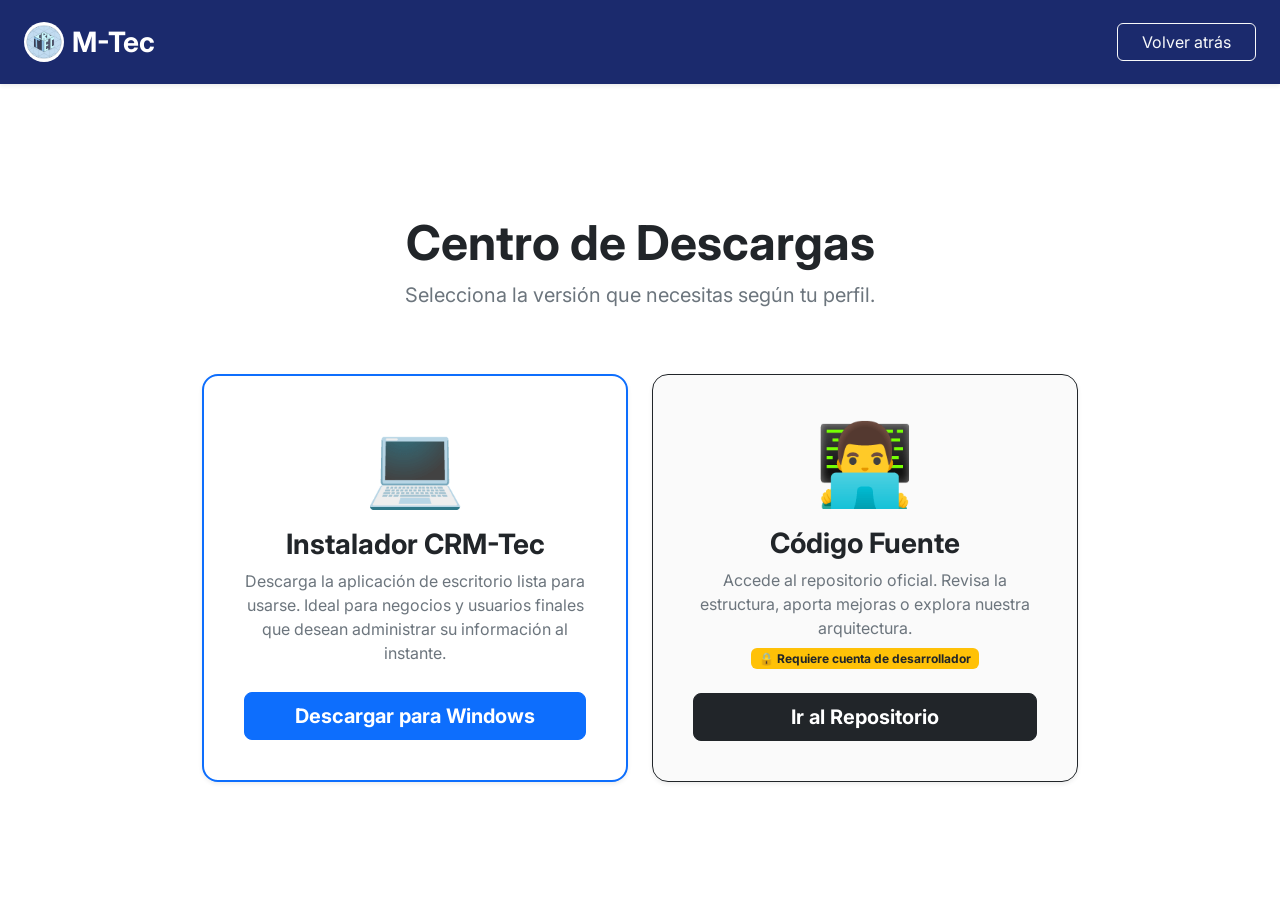
<file: descargas.html>
<!DOCTYPE html>
<html lang="es" data-bs-theme="light">

<head>
  <meta charset="UTF-8">
  <meta name="viewport" content="width=device-width, initial-scale=1.0">
  <link rel="icon" href="assets/img/logo1_0.png" type="image/png">
  <link href="https://cdn.jsdelivr.net/npm/bootstrap@5.3.2/dist/css/bootstrap.min.css" rel="stylesheet">
  <link rel="stylesheet" href="assets/css/index.css">
  <title>M-Tec | Centro de Descargas</title>
</head>

<body class="bg-body d-flex flex-column min-vh-100">
  
  <nav class="navbar navbar-expand-lg navbar-dark barra-navegacion shadow-sm fixed-top">
    <div class="container-fluid px-4">
      <a class="navbar-brand fw-bold fs-3 d-flex align-items-center" href="index.html">
        <img src="assets/img/logo1_0.png" alt="Logo M-Tec" width="40" height="40" class="me-2 rounded-circle object-fit-cover bg-white">
        M-Tec
      </a>
      <div class="d-flex justify-content-end w-100">
        <a href="crm.html" class="btn btn-outline-light px-4">Volver atrás</a>
      </div>
    </div>
  </nav>

  <main class="container flex-grow-1 d-flex flex-column justify-content-center align-items-center pt-5 mt-5">
    
    <div class="text-center mb-5">
      <h1 class="fw-bold display-5">Centro de Descargas</h1>
      <p class="text-secondary fs-5">Selecciona la versión que necesitas según tu perfil.</p>
    </div>

    <div class="row g-4 w-100" style="max-width: 900px;">
      
      <div class="col-12 col-md-6">
        <div class="card h-100 border-primary shadow-sm text-center p-4 rounded-4" style="border-width: 2px;">
          <div class="card-body d-flex flex-column">
            <div class="display-1 mb-3">💻</div>
            <h3 class="card-title fw-bold">Instalador CRM-Tec</h3>
            <p class="text-secondary mb-4 flex-grow-1">
              Descarga la aplicación de escritorio lista para usarse. Ideal para negocios y usuarios finales que desean administrar su información al instante.
            </p>
            <a href="assets/downloads/Instalador_CRM_Tec.exe" download="CRM-Tec_v1.exe" class="btn btn-primary btn-lg fw-bold w-100">
              Descargar para Windows
            </a>
          </div>
        </div>
      </div>

      <div class="col-12 col-md-6">
        <div class="card h-100 border-dark shadow-sm text-center p-4 rounded-4" style="background-color: rgba(0,0,0,0.02);">
          <div class="card-body d-flex flex-column">
            <div class="display-1 mb-3">👨‍💻</div>
            <h3 class="card-title fw-bold">Código Fuente</h3>
            <p class="text-secondary mb-4 flex-grow-1">
              Accede al repositorio oficial. Revisa la estructura, aporta mejoras o explora nuestra arquitectura. <br>
              <span class="badge bg-warning text-dark mt-2">🔒 Requiere cuenta de desarrollador</span>
            </p>
            <button id="btnRepositorio" class="btn btn-dark btn-lg fw-bold w-100">
              Ir al Repositorio
            </button>
          </div>
        </div>
      </div>

    </div>
  </main>

  <script src="https://cdn.jsdelivr.net/npm/bootstrap@5.3.2/dist/js/bootstrap.bundle.min.js"></script>
  <script src="assets/js/theme.js"></script>

  <script>
    document.addEventListener("DOMContentLoaded", () => {
      const btnRepositorio = document.getElementById('btnRepositorio');

      btnRepositorio.addEventListener('click', (e) => {
        e.preventDefault();
        
        const sesionIniciada = localStorage.getItem('usuarioMNet');

        if (sesionIniciada) {
          // Si está logueado, lo mandamos a la página de términos
          window.location.href = 'terminos.html';
        } else {
          alert('Acceso Denegado: Debes iniciar sesión para acceder a los recursos de desarrollo.');
          window.location.href = 'login.html';
        }
      });
    });
  </script>
</body>
</html>
</file>
<file: assets/css/index.css>
/* Importamos una fuente más limpia de Google Fonts (opcional pero recomendado) */
@import url('https://fonts.googleapis.com/css2?family=Inter:wght@300;400;600;700&display=swap');

body {
    font-family: 'Inter', sans-serif; /* Cambia la fuente estándar por una más moderna */
}

/* Barra de navegación */
.barra-navegacion {
    background-color: #1B2A6D;
    padding: 1rem 0;
}

/* Lado izquierdo con un degradado sutil para mayor profundidad */
.divIzq {
    background: linear-gradient(135deg, #1B2A6D 0%, #0d163d 100%);
}

/* Ajustamos la altura restando aproximadamente el alto del navbar */
.contenedor1 {
    min-height: calc(100vh - 76px);
}

/* Color personalizado para destacar texto en el lado derecho */
.texto-destacado {
    color: #1B2A6D;
}

/* Franja de separación con color cálido complementario */
.separador-titulo {
    /* Degradado sutil en tonos ámbar/dorado tecnológico */
    background: linear-gradient(135deg, #F5A623 0%, #E67E22 100%);
    border-top: 5px solid #1B2A6D; /* Una pequeña línea azul arriba para fusionar con la sección anterior */
        border-bottom: 5px solid #1B2A6D; /* Una pequeña línea azul arriba para fusionar con la sección anterior */

}

/* Ajustes para el texto sobre el fondo cálido */
.separador-titulo h2 {
    /* Usamos el azul marino de M-Tec para el texto, creando un contraste perfecto */
    color: #1B2A6D !important; 
    text-shadow: 1px 1px 2px rgba(255, 255, 255, 0.3); /* Un brillo sutil para que resalte más */
}

/* Definición de la animación para el brillo */
@keyframes brilloMetal {
    0% { transform: translateX(-100%); }
    20% { transform: translateX(100%); }
    100% { transform: translateX(100%); }
}

/* Ajustes para el texto sobre el metal */
.separador-metalizado h2 {
    /* Usamos un color oscuro casi negro para contrastar bien */
    color: #333 !important; 
    position: relative; /* Asegura que el texto esté sobre el brillo */
    z-index: 1; 
}

/* Altura uniforme para los pasos de "Cómo trabajamos" */
.contenedor-paso {
    min-height: 60vh; /* Ocupará el 60% de la altura de la pantalla */
}

/* Opcional: Si en algún momento quieres cambiar el color de los íconos */
.icono-paso {
    fill: #F5A623; /* Tu color ámbar */
}

/* Efecto hover para el botón de contacto */
.contact-hover {
    transition: transform 0.3s ease, box-shadow 0.3s ease;
}

.contact-hover:hover {
    transform: translateY(-5px);
    box-shadow: 0 10px 20px rgba(0,0,0,0.2) !important;
}

/* =========================================
   AJUSTES DEL CARRUSEL DEL EQUIPO (M-TEC)
   ========================================= */
#carruselMTeam .carousel-item img {
    /* Fija una altura estandarizada para todas las fotos */
    height: 500px; 
    
    /* La magia: Llena el espacio sin estirar ni deformar la imagen */
    object-fit: cover; 
    
    /* Asegura que el recorte se centre en la parte superior (para no cortar cabezas) */
    object-position: center top; 
}

@media (max-width: 768px) {
    #carruselMTeam .carousel-item img {
        /* En celulares, la altura bajará a 250px o 300px automáticamente */
        height: 300px; 
    }
}

/* Efecto hover para las tarjetas de descarga de PDF */
.doc-hover {
    transition: transform 0.2s ease-in-out, box-shadow 0.2s ease-in-out, border-color 0.2s ease;
}

.doc-hover:hover {
    transform: translateY(-5px);
    box-shadow: 0 10px 20px rgba(0,0,0,0.1) !important;
    border-color: #F5A623 !important; /* Resalta con tu color ámbar */
    cursor: pointer;
}

/* Contenedor principal de la cinta */
.anuncio-estreno {
  background: linear-gradient(90deg, #007bff, #6610f2); /* Un degradado elegante */
  color: white;
  padding: 10px 0;
  font-weight: bold;
  overflow: hidden; /* Esconde lo que se sale del borde */
  position: relative;
  z-index: 10; /* Para que salga por encima de otros elementos */
  margin-top: 85px; /* Ajuste para que no lo tape la navbar fixed */
}

/* El texto que se mueve */
.marquee-text {
  display: inline-block;
  white-space: nowrap;
  animation: marquee-animation 40s linear infinite;
  animation-delay: -8s;
  font-size: 1.1rem;
  text-transform: uppercase;
  letter-spacing: 1px;
}

/* La animación mágica */
@keyframes marquee-animation {
  0% { transform: translateX(100%); }
  100% { transform: translateX(-100%); }
}



/* ==========================================
   BOTÓN YOUTUBE PERSONALIZADO
   ========================================== */
.btn-youtube {
  background-color: #FF0000;
  color: #FFFFFF;
  letter-spacing: 1px;
  transition: all 0.3s cubic-bezier(0.175, 0.885, 0.32, 1.275); /* Efecto de rebote suave */
}

.btn-youtube:hover {
  background-color: #cc0000;
  color: #FFFFFF;
  transform: scale(1.05) translateY(-3px);
  box-shadow: 0 10px 25px rgba(255, 0, 0, 0.4) !important;
}

/* ==========================================
   CARRUSEL M-TEC: LA PANTALLA DEFINITIVA
   ========================================== */

/* 1. Creamos la "Pantalla" con formato de monitor 16:9 */
#carruselCRM .carousel-inner {
  width: 100%;
  aspect-ratio: 16 / 9; /* Fuerza a la caja a ser un rectángulo perfecto */
  max-height: 75vh; /* Evita que crezca infinitamente en pantallas gigantes */
  background-color: #111318; /* Fondo de gala */
  border-radius: 15px;
  box-shadow: 0 15px 35px rgba(0,0,0,0.3);
}

/* 2. Obligamos a los items a usar el 100% de esa pantalla */
#carruselCRM .carousel-item {
  height: 100%;
}

/* 3. Las capturas de pantalla se ajustan suavemente en el centro */
/* 3. Las capturas de pantalla estiradas a la fuerza */
#carruselCRM .carousel-item img {
  width: 100%;
  height: 100%;
  
  /* EL SECRETO: 'fill' ignora la proporción original y estira la imagen 
     para rellenar toda la caja, cueste lo que cueste */
  object-fit: fill; 
  
  /* Quitamos el padding para que la imagen toque el techo y el piso */
  padding: 0; 
  border-radius: 15px; /* Para que las esquinas de la foto coincidan con la caja */
}
</file>
